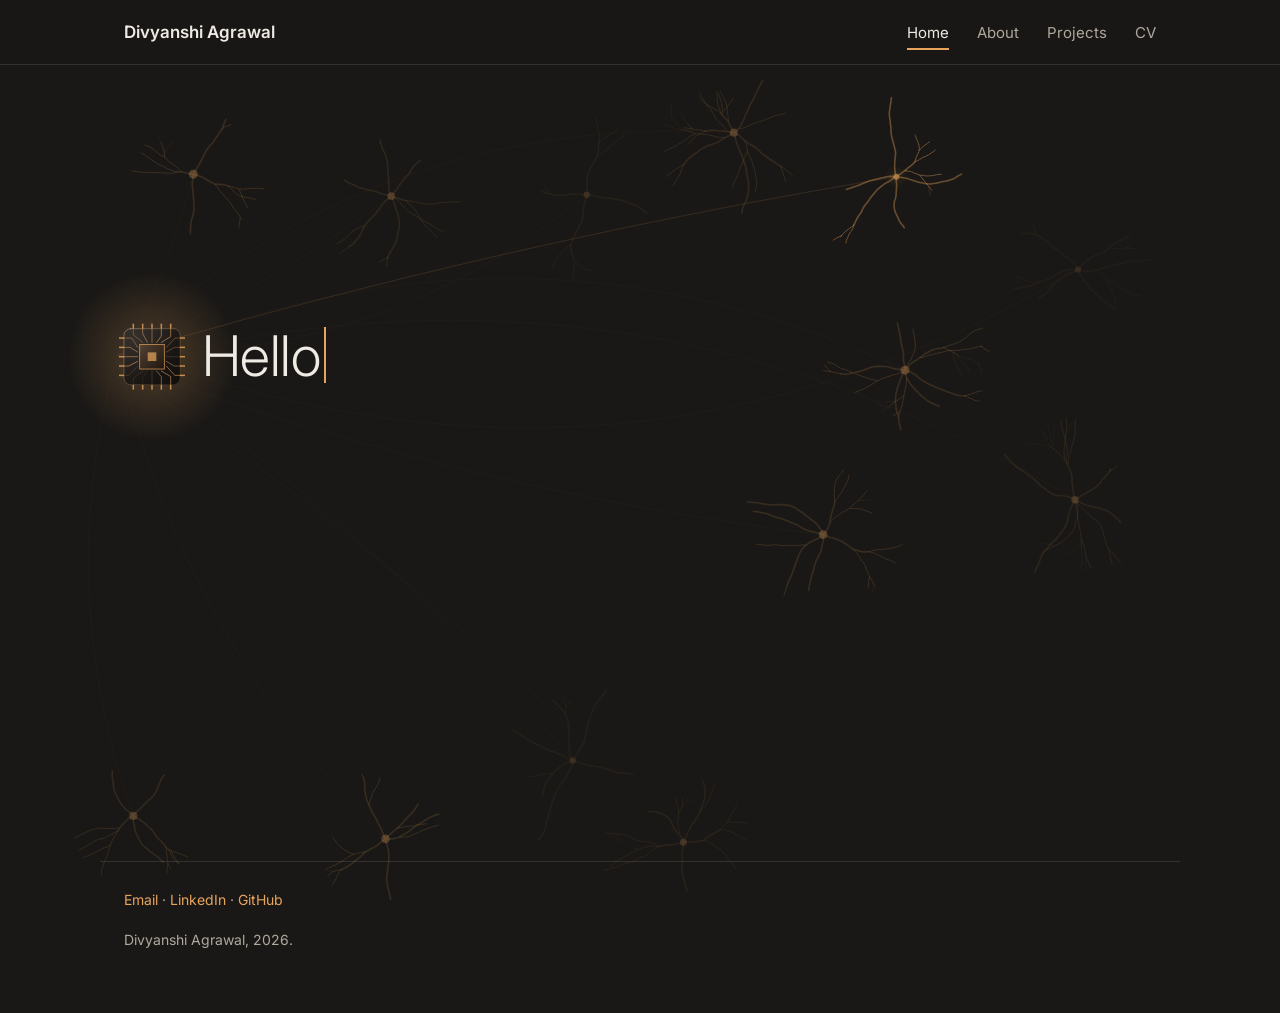
<file: index.html>
<!doctype html>
<html lang="en">
<head>
<meta charset="utf-8">
<meta name="viewport" content="width=device-width, initial-scale=1">
<title>Divyanshi Agrawal</title>
<meta name="description" content="Divyanshi Agrawal, biosignal algorithm engineer. EEG, ECG and respiration signal processing and validation.">
<link rel="preconnect" href="https://fonts.googleapis.com">
<link rel="preconnect" href="https://fonts.gstatic.com" crossorigin>
<link href="https://fonts.googleapis.com/css2?family=Inter:wght@300;400;500;600&display=swap" rel="stylesheet">
<link rel="stylesheet" href="style.css">
</head>
<body>

<canvas id="net" aria-hidden="true"></canvas>

<header class="topbar">
  <div class="inner">
    <a class="brand" href="index.html">Divyanshi Agrawal</a>
    <nav>
      <ul>
        <li><a class="current" href="index.html">Home</a></li>
        <li><a href="about.html">About</a></li>
        <li><a href="projects.html">Projects</a></li>
        <li><a href="Divyanshi_Agrawal_CV.pdf">CV</a></li>
      </ul>
    </nav>
  </div>
</header>

<main class="page home">
  <section class="hero-net">
    <div class="hero-text">
      <div class="headline-row">
        <span class="chip-slot" aria-hidden="true"></span>
        <h1 id="typed" aria-label="Hello, I'm Divyanshi."><span id="typed-text" aria-hidden="true">Hello, I'm <span class="name">Divyanshi</span>.</span></h1>
      </div>
      <p class="role">Biosignal algorithm engineer</p>
      <p class="tags">Neurotech &middot; biosignals &middot; wearables &middot; neurostimulation</p>
      <p class="lead">I build signal processing and validation for EEG, ECG and respiration data.</p>
      <div class="actions">
        <a class="button primary" href="projects.html">See my projects</a>
        <a class="button" href="Divyanshi_Agrawal_CV.pdf">Open CV (PDF)</a>
        <a class="button" href="#contact">Contact</a>
      </div>
    </div>
  </section>
</main>

<footer id="contact" class="home-footer">
  <p class="footer-links">
    <a href="mailto:divisayz21@gmail.com">Email</a> &middot;
    <a href="https://www.linkedin.com/in/divyanshi-agrawal-b606ba178">LinkedIn</a> &middot;
    <a href="https://github.com/divi2121">GitHub</a>
  </p>
  <p>Divyanshi Agrawal, 2026.</p>
</footer>

<script src="network.js"></script>
</body>
</html>
</file>
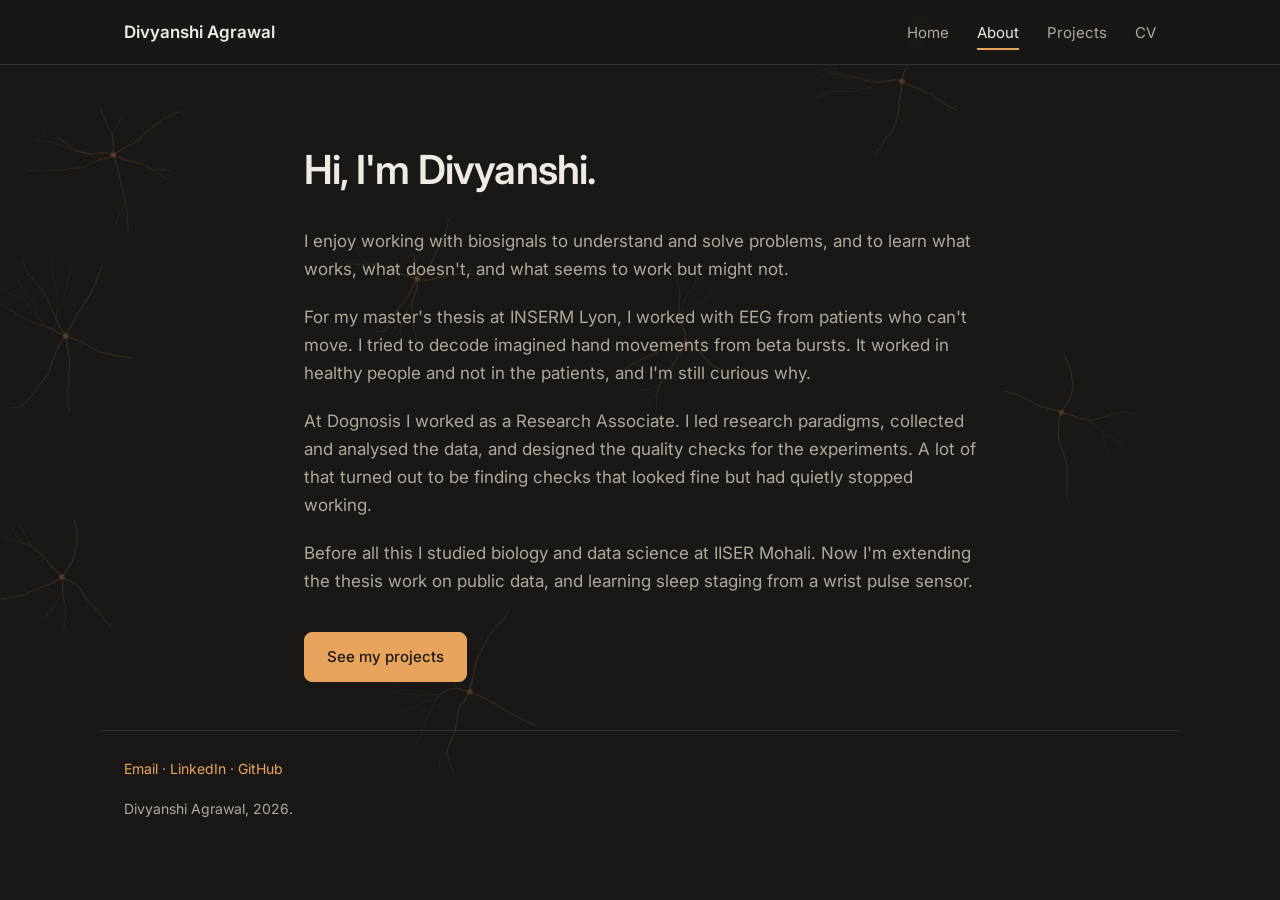
<file: about.html>
<!doctype html>
<html lang="en">
<head>
<meta charset="utf-8">
<meta name="viewport" content="width=device-width, initial-scale=1">
<title>About | Divyanshi Agrawal</title>
<meta name="description" content="About Divyanshi Agrawal: biosignals, EEG from patients, data quality, and sleep staging from wrist PPG.">
<link rel="preconnect" href="https://fonts.googleapis.com">
<link rel="preconnect" href="https://fonts.gstatic.com" crossorigin>
<link href="https://fonts.googleapis.com/css2?family=Inter:wght@400;500;600&display=swap" rel="stylesheet">
<link rel="stylesheet" href="style.css">
</head>
<body>

<canvas id="bg" aria-hidden="true"></canvas>

<header class="topbar">
  <div class="inner">
    <a class="brand" href="index.html">Divyanshi Agrawal</a>
    <nav>
      <ul>
        <li><a href="index.html">Home</a></li>
        <li><a class="current" href="about.html">About</a></li>
        <li><a href="projects.html">Projects</a></li>
        <li><a href="Divyanshi_Agrawal_CV.pdf">CV</a></li>
      </ul>
    </nav>
  </div>
</header>

<main class="page about">
  <h1>Hi, I'm Divyanshi.</h1>

  <p>I enjoy working with biosignals to understand and solve problems, and to learn what works, what doesn't, and what seems to work but might not.</p>

  <p>For my master's thesis at INSERM Lyon, I worked with EEG from patients who can't move.
  I tried to decode imagined hand movements from beta bursts.
  It worked in healthy people and not in the patients, and I'm still curious why.</p>

  <p>At Dognosis I worked as a Research Associate.
  I led research paradigms, collected and analysed the data, and designed the quality checks for the experiments.
  A lot of that turned out to be finding checks that looked fine but had quietly stopped working.</p>

  <p>Before all this I studied biology and data science at IISER Mohali.
  Now I'm extending the thesis work on public data, and learning sleep staging from a wrist pulse sensor.</p>

  <div class="actions">
    <a class="button primary" href="projects.html">See my projects</a>
  </div>
</main>

<footer id="contact" class="site-footer">
  <p class="footer-links">
    <a href="mailto:divisayz21@gmail.com">Email</a> &middot;
    <a href="https://www.linkedin.com/in/divyanshi-agrawal-b606ba178">LinkedIn</a> &middot;
    <a href="https://github.com/divi2121">GitHub</a>
  </p>
  <p>Divyanshi Agrawal, 2026.</p>
</footer>

<script src="neurons_bg.js"></script>
</body>
</html>
</file>
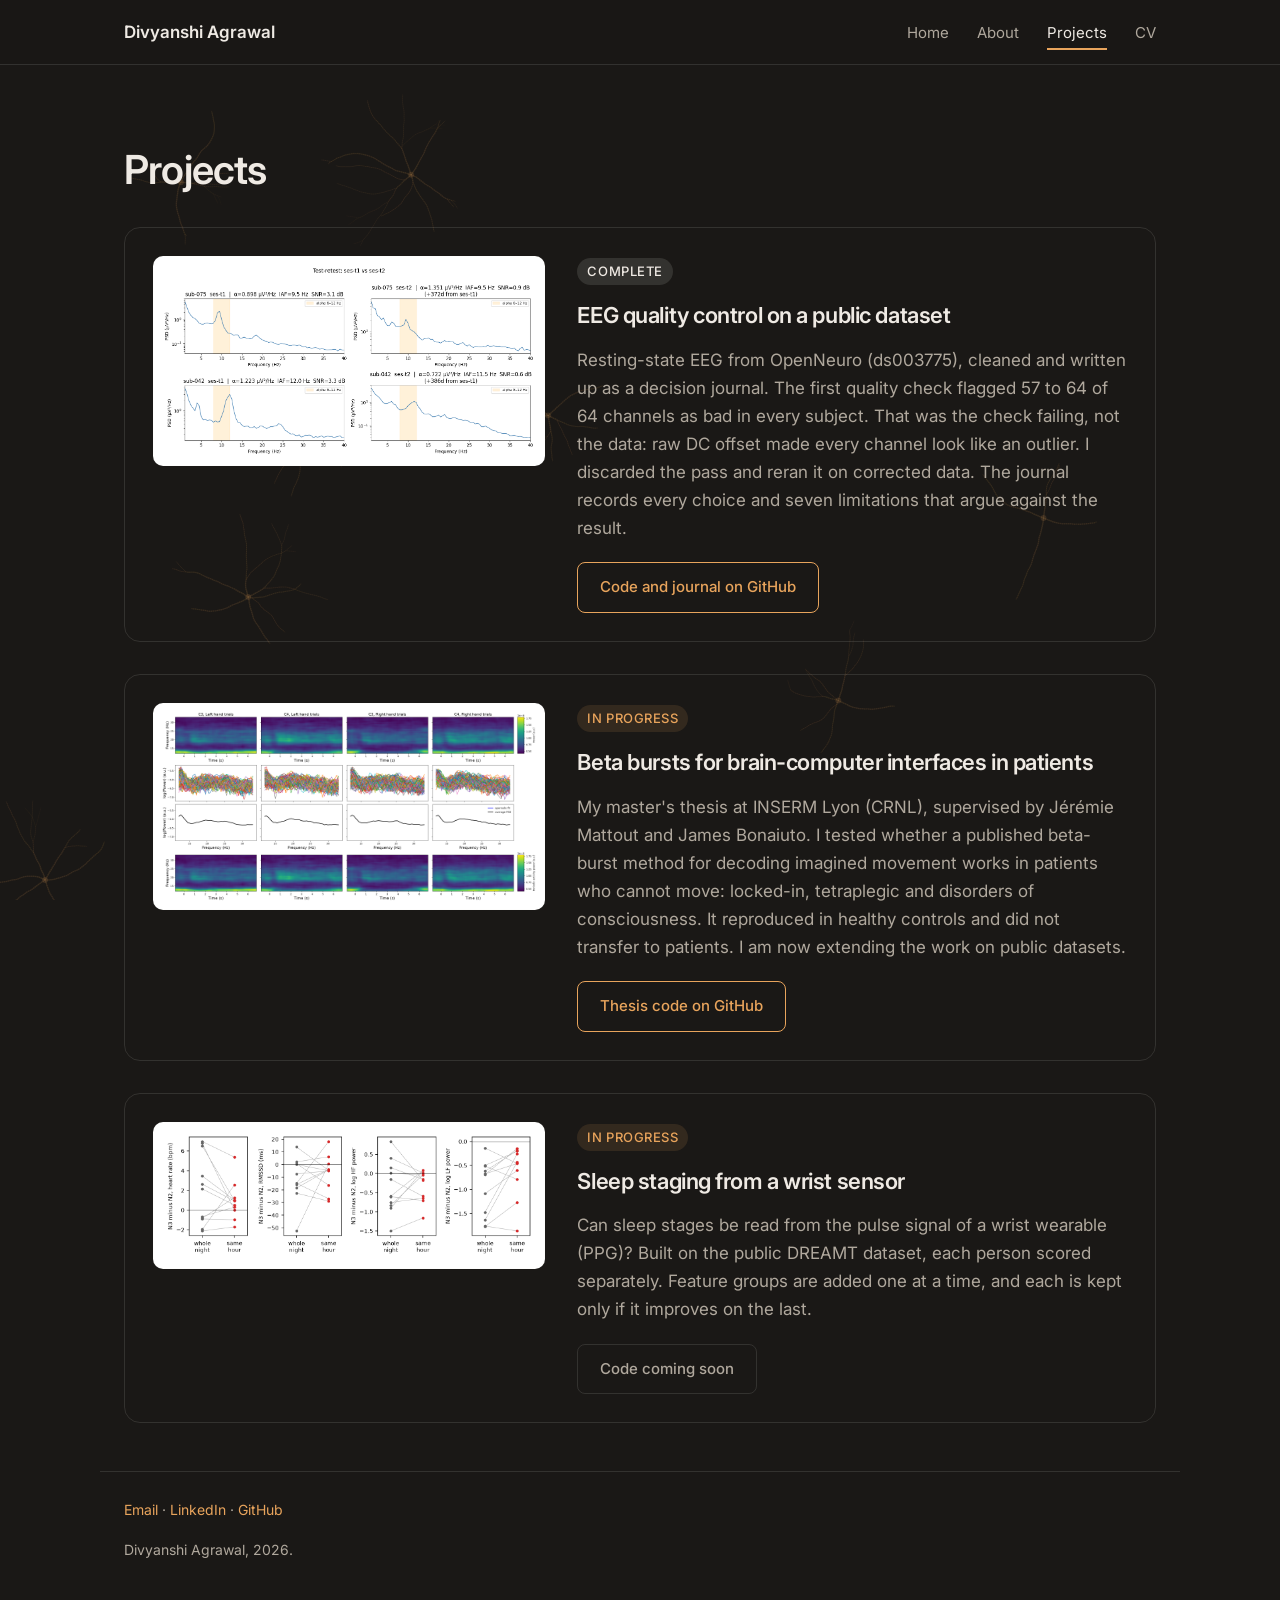
<file: projects.html>
<!doctype html>
<html lang="en">
<head>
<meta charset="utf-8">
<meta name="viewport" content="width=device-width, initial-scale=1">
<title>Projects | Divyanshi Agrawal</title>
<meta name="description" content="Projects by Divyanshi Agrawal: EEG quality control, beta-burst decoding in patients, and sleep staging from wrist PPG.">
<link rel="preconnect" href="https://fonts.googleapis.com">
<link rel="preconnect" href="https://fonts.gstatic.com" crossorigin>
<link href="https://fonts.googleapis.com/css2?family=Inter:wght@400;500;600&display=swap" rel="stylesheet">
<link rel="stylesheet" href="style.css">
</head>
<body>

<canvas id="bg" aria-hidden="true"></canvas>

<header class="topbar">
  <div class="inner">
    <a class="brand" href="index.html">Divyanshi Agrawal</a>
    <nav>
      <ul>
        <li><a href="index.html">Home</a></li>
        <li><a href="about.html">About</a></li>
        <li><a class="current" href="projects.html">Projects</a></li>
        <li><a href="Divyanshi_Agrawal_CV.pdf">CV</a></li>
      </ul>
    </nav>
  </div>
</header>

<main class="page">
  <h1>Projects</h1>

  <div class="cards">

    <article class="card">
      <a class="figure" href="img/eeg_qc.png"><img src="img/eeg_qc.png" alt="Power spectra for two subjects, recorded about a year apart, with the alpha band (8 to 12 Hz) shaded." loading="lazy"></a>
      <div class="card-body">
        <p class="status done">Complete</p>
        <h2>EEG quality control on a public dataset</h2>
        <p>Resting-state EEG from OpenNeuro (ds003775), cleaned and written up as a decision journal.
        The first quality check flagged 57 to 64 of 64 channels as bad in every subject.
        That was the check failing, not the data: raw DC offset made every channel look like an outlier.
        I discarded the pass and reran it on corrected data.
        The journal records every choice and seven limitations that argue against the result.</p>
        <div class="card-links">
          <a class="button" href="https://github.com/divi2121/eeg-qc-ds003775">Code and journal on GitHub</a>
        </div>
      </div>
    </article>

    <article class="card">
      <a class="figure" href="img/beta_burst_tf.png"><img src="img/beta_burst_tf.png" alt="Time-frequency power in the beta band over left and right motor cortex (C3, C4) during imagined left and right hand movement, one subject from a public dataset." loading="lazy"></a>
      <div class="card-body">
        <p class="status">In progress</p>
        <h2>Beta bursts for brain-computer interfaces in patients</h2>
        <p>My master's thesis at INSERM Lyon (CRNL), supervised by Jérémie Mattout and James Bonaiuto.
        I tested whether a published beta-burst method for decoding imagined movement works in patients who cannot move:
        locked-in, tetraplegic and disorders of consciousness.
        It reproduced in healthy controls and did not transfer to patients.
        I am now extending the work on public datasets.</p>
        <div class="card-links">
          <a class="button" href="https://github.com/divi2121/Beta-Burst-efficiency">Thesis code on GitHub</a>
        </div>
      </div>
    </article>

    <article class="card">
      <a class="figure" href="img/ppg_n3_vs_n2.png"><img src="img/ppg_n3_vs_n2.png" alt="Per-person differences between deep sleep (N3) and light sleep (N2) in heart rate and heart rate variability, whole night versus matched hour of night." loading="lazy"></a>
      <div class="card-body">
        <p class="status">In progress</p>
        <h2>Sleep staging from a wrist sensor</h2>
        <p>Can sleep stages be read from the pulse signal of a wrist wearable (PPG)?
        Built on the public DREAMT dataset, each person scored separately.
        Feature groups are added one at a time, and each is kept only if it improves on the last.</p>
        <div class="card-links">
          <span class="button disabled">Code coming soon</span>
        </div>
      </div>
    </article>

  </div>
</main>

<footer id="contact" class="site-footer">
  <p class="footer-links">
    <a href="mailto:divisayz21@gmail.com">Email</a> &middot;
    <a href="https://www.linkedin.com/in/divyanshi-agrawal-b606ba178">LinkedIn</a> &middot;
    <a href="https://github.com/divi2121">GitHub</a>
  </p>
  <p>Divyanshi Agrawal, 2026.</p>
</footer>

<script src="neurons_bg.js"></script>
</body>
</html>
</file>
<file: style.css>
:root {
  --bg: #1a1816;
  --text: #efeae4;
  --muted: #b0a89d;
  --accent: #e8a45c;
  --accent-soft: rgba(232, 164, 92, 0.12);
  --line: rgba(239, 234, 228, 0.12);
}
* { box-sizing: border-box; }
html { scroll-behavior: smooth; }
body {
  margin: 0;
  background: var(--bg);
  color: var(--muted);
  font: 17px/1.65 Inter, system-ui, sans-serif;
}
a { color: var(--accent); text-decoration: none; }
a:hover { text-decoration: underline; }
h1, h2, h3 { color: var(--text); font-weight: 600; margin: 0; letter-spacing: -0.02em; }
strong { color: var(--text); font-weight: 600; }

/* Top bar */
.topbar {
  position: sticky; top: 0; z-index: 10;
  background: rgba(26, 24, 22, 0.92);
  backdrop-filter: blur(8px);
  border-bottom: 1px solid var(--line);
}
.topbar .inner {
  max-width: 1080px; margin: 0 auto; padding: 0 24px;
  height: 64px; display: flex; align-items: center; justify-content: space-between;
}
.brand { color: var(--text); font-weight: 600; font-size: 17px; }
.brand:hover { text-decoration: none; }
.topbar ul { list-style: none; display: flex; gap: 28px; margin: 0; padding: 0; }
.topbar ul a { color: var(--muted); font-size: 15px; padding: 6px 0; border-bottom: 2px solid transparent; }
.topbar ul a:hover { color: var(--text); text-decoration: none; }
.topbar ul a.current { color: var(--text); border-bottom-color: var(--accent); }

/* Page body */
.page { max-width: 1080px; margin: 0 auto; padding: 72px 24px 48px; }
.page h1 { font-size: 40px; margin-bottom: 24px; }

/* Home hero */
.hero {
  display: grid; grid-template-columns: 1.3fr 1fr; gap: 64px; align-items: center;
}
.hero h1 { font-size: 56px; line-height: 1.08; }
.role { color: var(--accent); font-size: 20px; font-weight: 500; margin: 12px 0 20px; }
.tags { font-size: 15px; letter-spacing: 0.02em; margin: -12px 0 20px; }
.lead { max-width: 520px; margin: 0 0 32px; }
.actions { display: flex; flex-wrap: wrap; gap: 12px; }
.button {
  display: inline-block; padding: 12px 22px; border-radius: 8px;
  border: 1px solid var(--accent); color: var(--accent); font-size: 15px; font-weight: 500;
}
.button:hover { background: var(--accent-soft); text-decoration: none; }
.button.primary { background: var(--accent); color: var(--bg); }
.button.primary:hover { background: #f0b676; }
.portrait {
  width: 100%; max-width: 380px; aspect-ratio: 3 / 4;
  object-fit: cover; object-position: center top;
  border-radius: 20px; border: 1px solid var(--line);
  justify-self: end;
}

/* Home: neuron network behind the page */
#net, #bg { position: fixed; inset: 0; width: 100%; height: 100%; display: block; z-index: 0; }
main, footer { position: relative; z-index: 1; }
.footer-links { margin: 0 0 8px; line-height: 2; }
.hero-net { min-height: calc(100vh - 64px - 160px); display: flex; align-items: center; }
.hero-text { width: fit-content; max-width: 100%; }
.headline-row { display: flex; align-items: center; gap: 22px; margin-bottom: 8px; }
.chip-slot { flex: 0 0 56px; height: 56px; }
.hero-net h1 { margin: 0; font-size: clamp(34px, 5vw, 56px); font-weight: 300; letter-spacing: -0.01em; line-height: 1.1; }
.hero-net h1 .name { color: var(--accent); font-weight: 400; }
.cursor {
  display: inline-block; width: 2px; height: 1em; margin-left: 4px; vertical-align: -0.12em;
  background: var(--accent); animation: blink 1s steps(1) infinite;
}
h1.typing .cursor { animation: none; }
.hero-text .role, .hero-text .tags, .hero-text .lead, .hero-text .actions { transition: opacity 0.5s ease, transform 0.5s ease; }
.hero-text.pending .role, .hero-text.pending .tags, .hero-text.pending .lead, .hero-text.pending .actions { opacity: 0; transform: translateY(6px); }
@keyframes blink { 50% { opacity: 0; } }

/* About */
.about { max-width: 720px; }
.about p { margin: 0 0 20px; }
.about .actions { margin-top: 36px; }

/* Project cards */
.cards { display: flex; flex-direction: column; gap: 32px; }
.card {
  display: grid; grid-template-columns: 1fr 1.4fr; gap: 32px; align-items: start;
  padding: 28px; border: 1px solid var(--line); border-radius: 16px;
}
.figure {
  display: block; background: #fff; border-radius: 10px; padding: 8px;
  border: 1px solid var(--line); transition: transform 0.2s ease;
}
.figure:hover { transform: translateY(-2px); }
.figure img { display: block; width: 100%; height: auto; }
.card h2 { font-size: 22px; margin-bottom: 12px; }
.card p { margin: 0 0 20px; }
.status {
  display: inline-block; font-size: 13px; font-weight: 500; letter-spacing: 0.04em; text-transform: uppercase;
  color: var(--accent); background: var(--accent-soft); padding: 3px 10px; border-radius: 999px;
  margin-bottom: 12px !important;
}
.status.done { color: var(--text); background: var(--line); }
.card-links { display: flex; flex-wrap: wrap; gap: 12px; }
.button.disabled { border-color: var(--line); color: var(--muted); cursor: default; }
.button.disabled:hover { background: none; }

footer { max-width: 1080px; margin: 0 auto; padding: 24px 24px 48px; font-size: 14px; border-top: 1px solid var(--line); }

@media (max-width: 800px) {
  .topbar .inner { height: auto; padding: 12px 16px; flex-direction: column; gap: 8px; }
  .topbar ul { gap: 18px; flex-wrap: wrap; justify-content: center; }
  .page { padding: 40px 16px 32px; }
  .hero { grid-template-columns: 1fr; gap: 32px; }
  .hero h1 { font-size: 40px; }
  .portrait { justify-self: start; max-width: 280px; }
  .card { grid-template-columns: 1fr; gap: 20px; padding: 20px; }
  .headline-row { gap: 14px; }
  .chip-slot { flex-basis: 40px; height: 40px; }
}
@media (prefers-reduced-motion: reduce) { html { scroll-behavior: auto; } .cursor { animation: none; } }
</file>
